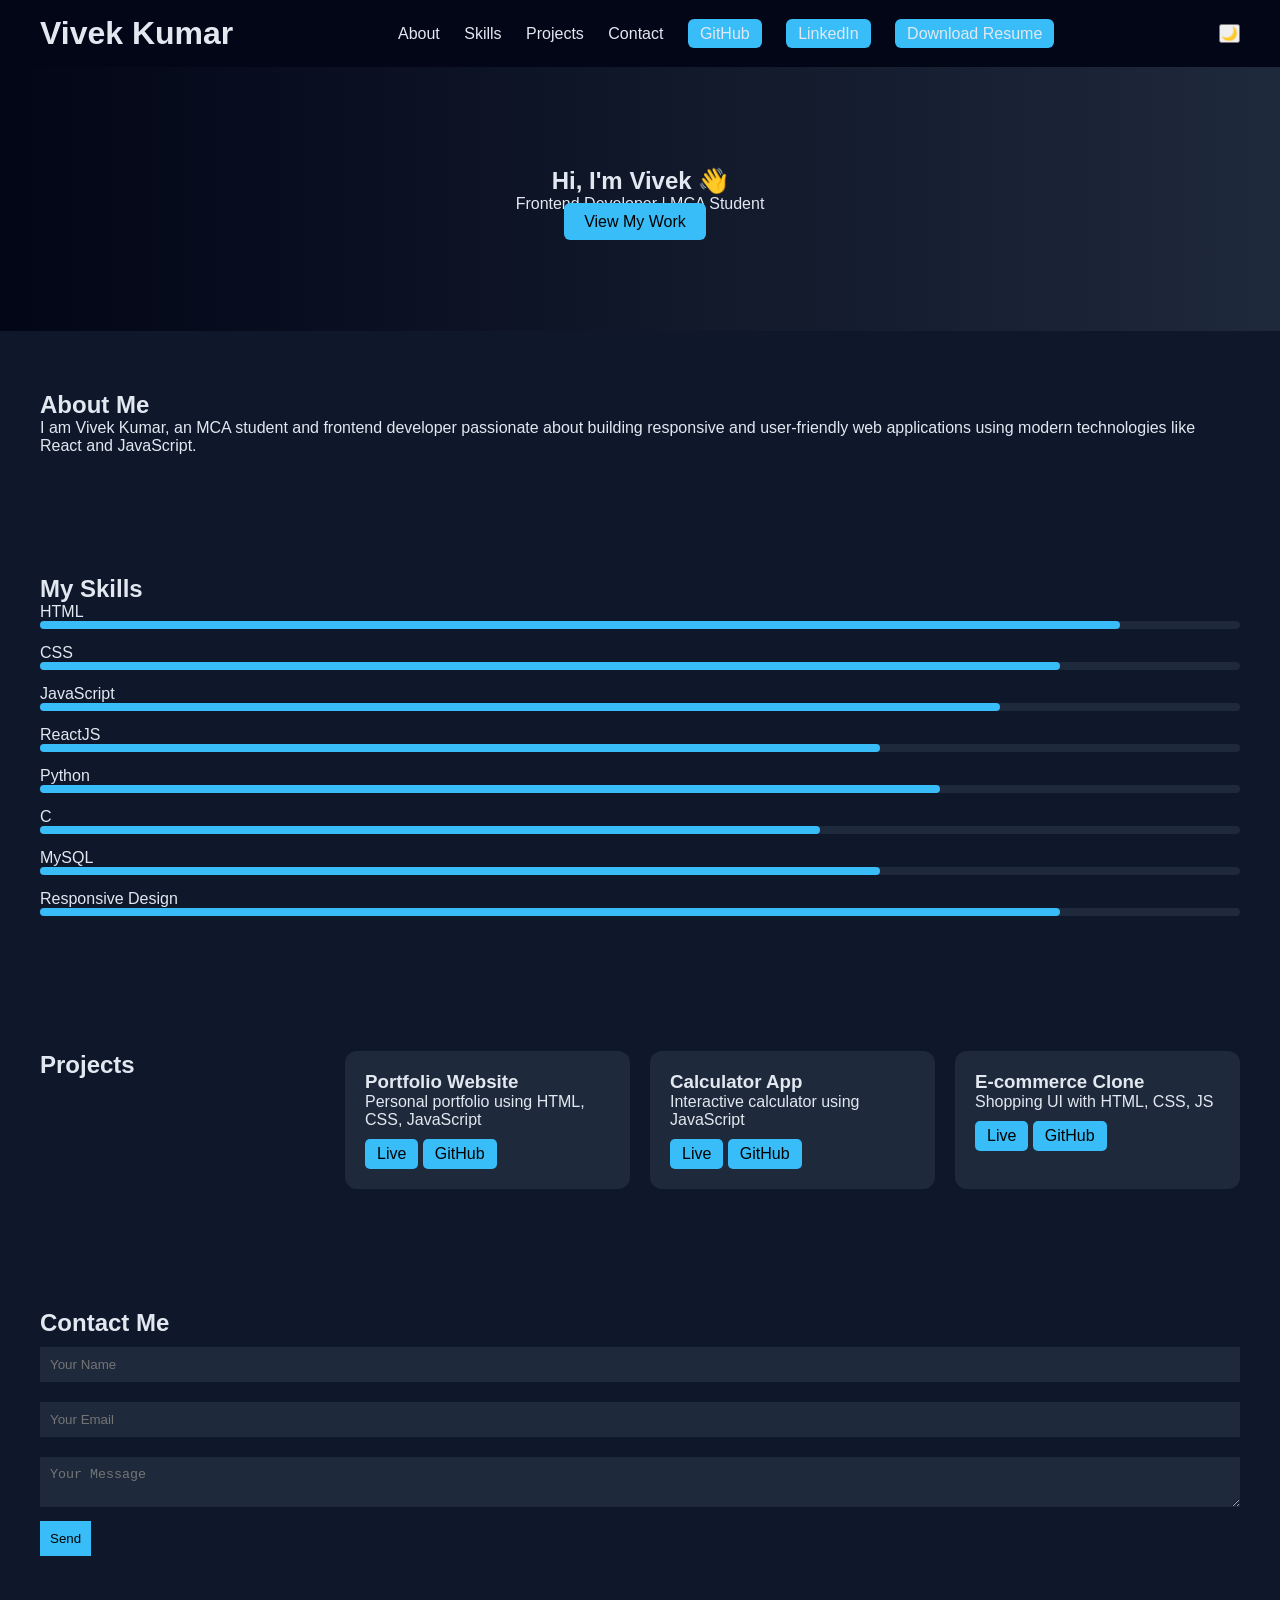
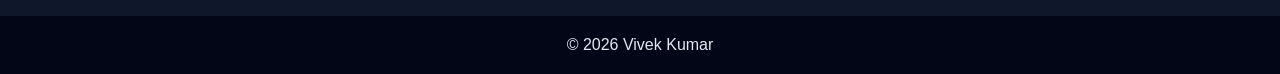
<file: index.html>
<!DOCTYPE html>
<html lang="en">
<head>
  <meta charset="UTF-8">
  <meta name="viewport" content="width=device-width, initial-scale=1.0">
  <title>Vivek Kumar | Portfolio</title>
  <link rel="stylesheet" href="style.css">
</head>
<body>

<header>
  <h1>Vivek Kumar</h1>

  <nav>
    <a href="#about">About</a>
    <a href="#skills">Skills</a>
    <a href="#projects">Projects</a>
    <a href="#contact">Contact</a>

    <a href="https://github.com/Vivekkr-Dev" target="_blank" class="btn">GitHub</a>
    <a href="https://www.linkedin.com/in/vivek-kumar-b35223260" target="_blank" class="btn">LinkedIn</a>
    <a href="Vivek_Kr_resume.docx" download class="btn">Download Resume</a>
  </nav>

  <button id="darkModeToggle">🌙</button>
</header>

<!-- HERO -->
<section class="hero">
  <h2>Hi, I'm Vivek 👋</h2>
  <p>Frontend Developer | MCA Student</p>
  <a href="#projects" class="cta">View My Work</a>
</section>

<!-- ABOUT -->
<section id="about">
  <h2>About Me</h2>
  <p>
    I am Vivek Kumar, an MCA student and frontend developer passionate about building
    responsive and user-friendly web applications using modern technologies like React and JavaScript.
  </p>
</section>

<!-- SKILLS -->
<section id="skills">
  <h2>My Skills</h2>

  <div class="skill"><p>HTML</p><div class="bar"><div style="width:90%"></div></div></div>
  <div class="skill"><p>CSS</p><div class="bar"><div style="width:85%"></div></div></div>
  <div class="skill"><p>JavaScript</p><div class="bar"><div style="width:80%"></div></div></div>
  <div class="skill"><p>ReactJS</p><div class="bar"><div style="width:70%"></div></div></div>
  <div class="skill"><p>Python</p><div class="bar"><div style="width:75%"></div></div></div>
  <div class="skill"><p>C</p><div class="bar"><div style="width:65%"></div></div></div>
  <div class="skill"><p>MySQL</p><div class="bar"><div style="width:70%"></div></div></div>
  <div class="skill"><p>Responsive Design</p><div class="bar"><div style="width:85%"></div></div></div>

</section>

<!-- PROJECTS -->
<section id="projects">
  <h2>Projects</h2>

  <div class="project-card">
  <h3>Portfolio Website</h3>
  <p>Personal portfolio using HTML, CSS, JavaScript</p>
  <a href="#" class="project-btn">Live</a>
  <a href="https://github.com/Vivekkr-Dev" class="project-btn">GitHub</a>
</div>

<div class="project-card">
  <h3>Calculator App</h3>
  <p>Interactive calculator using JavaScript</p>
  <a href="#" class="project-btn">Live</a>
  <a href="#" class="project-btn">GitHub</a>
</div>

<div class="project-card">
  <h3>E-commerce Clone</h3>
  <p>Shopping UI with HTML, CSS, JS</p>
  <a href="#" class="project-btn">Live</a>
  <a href="#" class="project-btn">GitHub</a>
</div>

</section>

<!-- CONTACT -->
<section id="contact">
  <h2>Contact Me</h2>
  <form id="contactForm">
    <input type="text" placeholder="Your Name" required>
    <input type="email" placeholder="Your Email" required>
    <textarea placeholder="Your Message"></textarea>
    <button type="submit">Send</button>
  </form>
</section>

<footer>
  <p>© 2026 Vivek Kumar</p>
</footer>

<script src="script.js"></script>
</body>
</html>
</file>
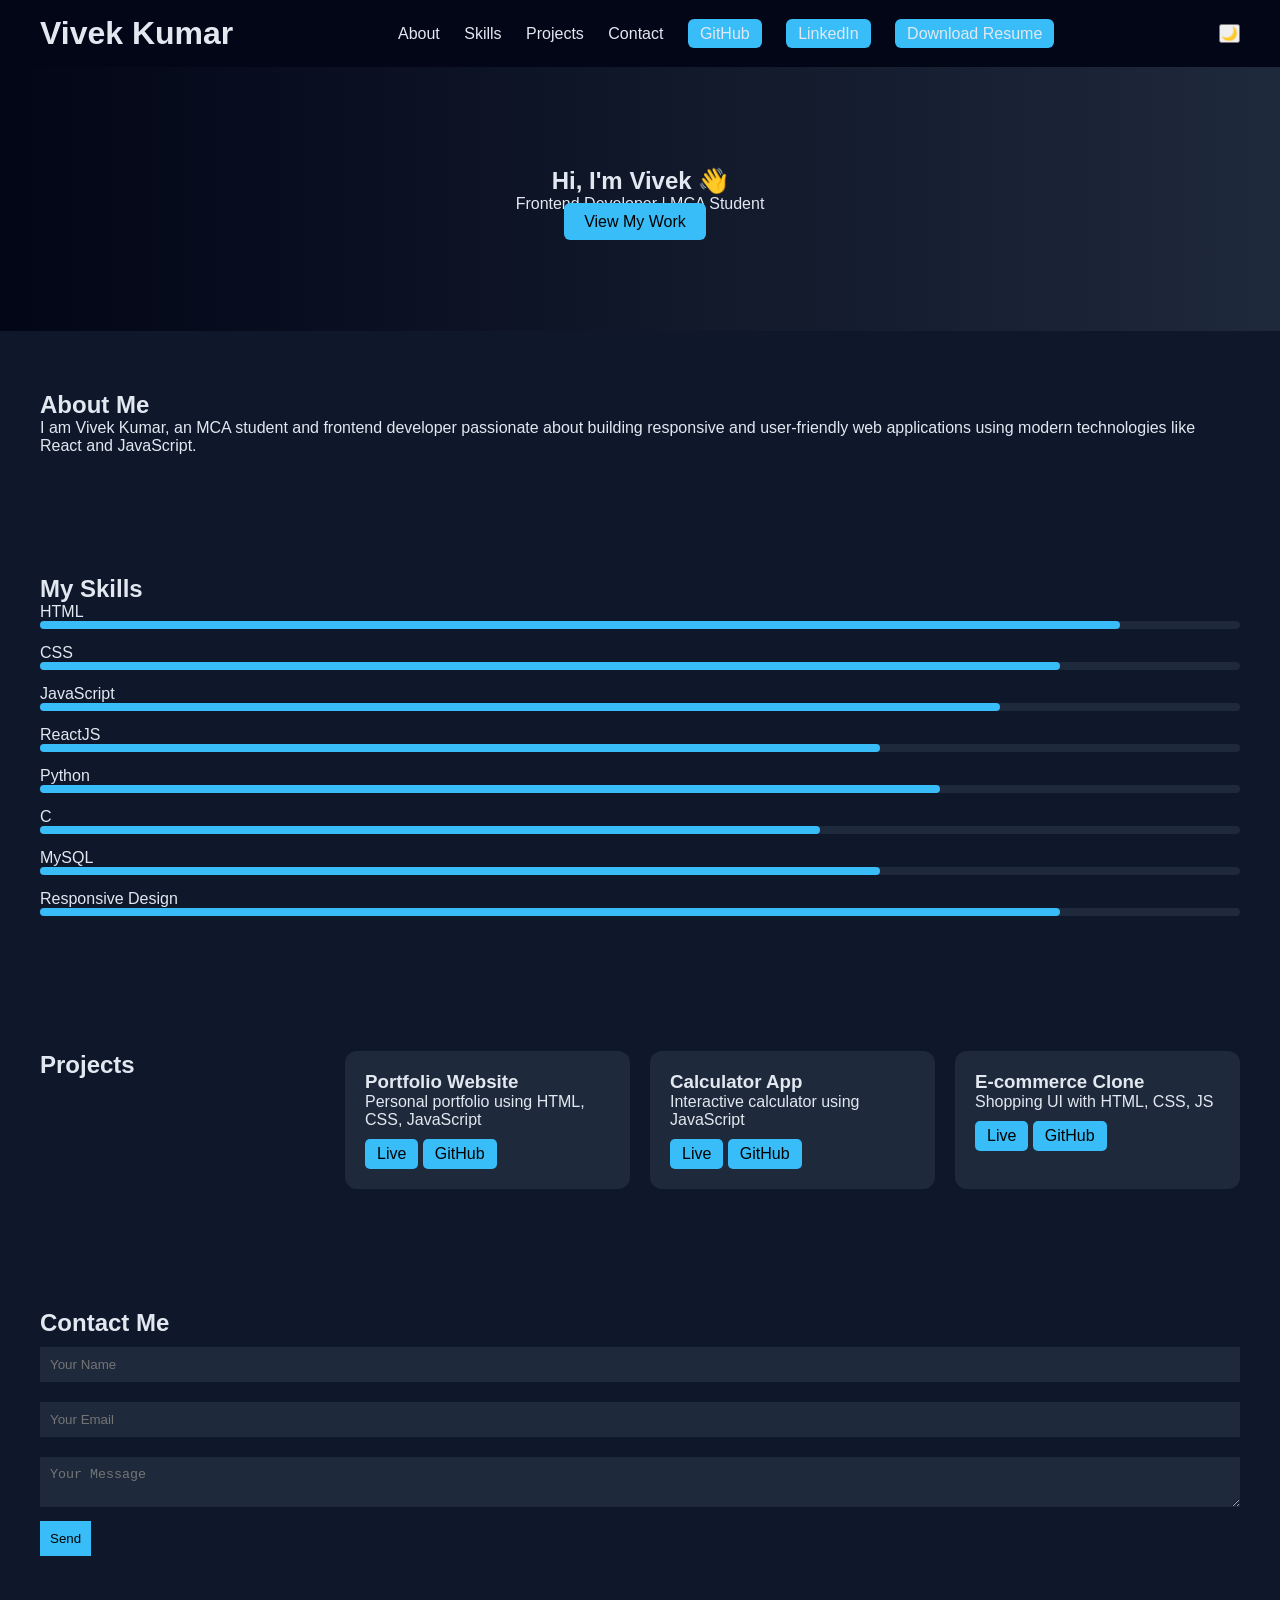
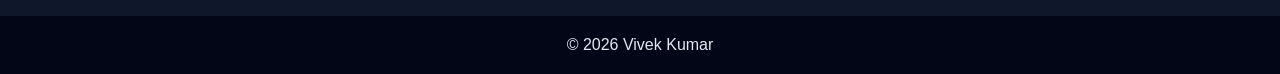
<file: index1.html>
<!DOCTYPE html>
<html lang="en">
<head>
  <meta charset="UTF-8">
  <meta name="viewport" content="width=device-width, initial-scale=1.0">
  <title>Vivek Kumar | Portfolio</title>
  <link rel="stylesheet" href="style.css">
</head>
<body>

<header>
  <h1>Vivek Kumar</h1>

  <nav>
    <a href="#about">About</a>
    <a href="#skills">Skills</a>
    <a href="#projects">Projects</a>
    <a href="#contact">Contact</a>

    <a href="https://github.com/Vivekkr-Dev" target="_blank" class="btn">GitHub</a>
    <a href="https://www.linkedin.com/in/vivek-kumar-b35223260" target="_blank" class="btn">LinkedIn</a>
    <a href="Vivek_Kr_resume.docx" download class="btn">Download Resume</a>
  </nav>

  <button id="darkModeToggle">🌙</button>
</header>

<!-- HERO -->
<section class="hero">
  <h2>Hi, I'm Vivek 👋</h2>
  <p>Frontend Developer | MCA Student</p>
  <a href="#projects" class="cta">View My Work</a>
</section>

<!-- ABOUT -->
<section id="about">
  <h2>About Me</h2>
  <p>
    I am Vivek Kumar, an MCA student and frontend developer passionate about building
    responsive and user-friendly web applications using modern technologies like React and JavaScript.
  </p>
</section>

<!-- SKILLS -->
<section id="skills">
  <h2>My Skills</h2>

  <div class="skill"><p>HTML</p><div class="bar"><div style="width:90%"></div></div></div>
  <div class="skill"><p>CSS</p><div class="bar"><div style="width:85%"></div></div></div>
  <div class="skill"><p>JavaScript</p><div class="bar"><div style="width:80%"></div></div></div>
  <div class="skill"><p>ReactJS</p><div class="bar"><div style="width:70%"></div></div></div>
  <div class="skill"><p>Python</p><div class="bar"><div style="width:75%"></div></div></div>
  <div class="skill"><p>C</p><div class="bar"><div style="width:65%"></div></div></div>
  <div class="skill"><p>MySQL</p><div class="bar"><div style="width:70%"></div></div></div>
  <div class="skill"><p>Responsive Design</p><div class="bar"><div style="width:85%"></div></div></div>

</section>

<!-- PROJECTS -->
<section id="projects">
  <h2>Projects</h2>

  <div class="project-card">
  <h3>Portfolio Website</h3>
  <p>Personal portfolio using HTML, CSS, JavaScript</p>
  <a href="#" class="project-btn">Live</a>
  <a href="https://github.com/Vivekkr-Dev" class="project-btn">GitHub</a>
</div>

<div class="project-card">
  <h3>Calculator App</h3>
  <p>Interactive calculator using JavaScript</p>
  <a href="#" class="project-btn">Live</a>
  <a href="#" class="project-btn">GitHub</a>
</div>

<div class="project-card">
  <h3>E-commerce Clone</h3>
  <p>Shopping UI with HTML, CSS, JS</p>
  <a href="#" class="project-btn">Live</a>
  <a href="#" class="project-btn">GitHub</a>
</div>

</section>

<!-- CONTACT -->
<section id="contact">
  <h2>Contact Me</h2>
  <form id="contactForm">
    <input type="text" placeholder="Your Name" required>
    <input type="email" placeholder="Your Email" required>
    <textarea placeholder="Your Message"></textarea>
    <button type="submit">Send</button>
  </form>
</section>

<footer>
  <p>© 2026 Vivek Kumar</p>
</footer>

<script src="script.js"></script>
</body>
</html>
</file>
<file: style.css>
* {
  margin: 0;
  padding: 0;
  box-sizing: border-box;
}

body {
  font-family: 'Segoe UI', sans-serif;
  background: #0f172a;
  color: #e2e8f0;
}

/* HEADER */
header {
  background: #020617;
  display: flex;
  justify-content: space-between;
  padding: 15px 40px;
  align-items: center;
}

nav a {
  color: #e2e8f0;
  margin: 0 10px;
  text-decoration: none;
}

.btn {
  background: #38bdf8;
  padding: 6px 12px;
  border-radius: 6px;
}

/* HERO */
.hero {
  text-align: center;
  padding: 100px 20px;
  background: linear-gradient(to right, #020617, #1e293b);
}

.tagline {
  margin-top: 10px;
  color: #94a3b8;
}

.hero-buttons {
  margin-top: 20px;
}

.cta {
  padding: 10px 20px;
  background: #38bdf8;
  color: black;
  margin-right: 10px;
  border-radius: 6px;
  text-decoration: none;
}

.resume-btn {
  padding: 10px 20px;
  border: 1px solid #38bdf8;
  color: #38bdf8;
  border-radius: 6px;
  text-decoration: none;
}

/* SECTION */
section {
  padding: 60px 40px;
}

/* SKILLS */
.skill {
  margin-bottom: 15px;
}

.bar {
  background: #1e293b;
  height: 8px;
  border-radius: 5px;
}

.bar div {
  background: #38bdf8;
  height: 8px;
  border-radius: 5px;
}

/* PROJECT GRID */
#projects {
  display: grid;
  grid-template-columns: repeat(auto-fit, minmax(250px, 1fr));
  gap: 20px;
}

.project-card {
  background: #1e293b;
  padding: 20px;
  border-radius: 12px;
  transition: 0.3s;
}

.project-card:hover {
  transform: translateY(-5px);
}

.project-btn {
  margin-top: 10px;
  display: inline-block;
  padding: 6px 12px;
  background: #38bdf8;
  color: black;
  border-radius: 5px;
  text-decoration: none;
}

/* CONTACT */
form input, form textarea {
  width: 100%;
  padding: 10px;
  margin: 10px 0;
  background: #1e293b;
  border: none;
  color: white;
}

form button {
  padding: 10px;
  background: #38bdf8;
  border: none;
  cursor: pointer;
}

/* FOOTER */
footer {
  text-align: center;
  padding: 20px;
  background: #020617;
}
</file>
